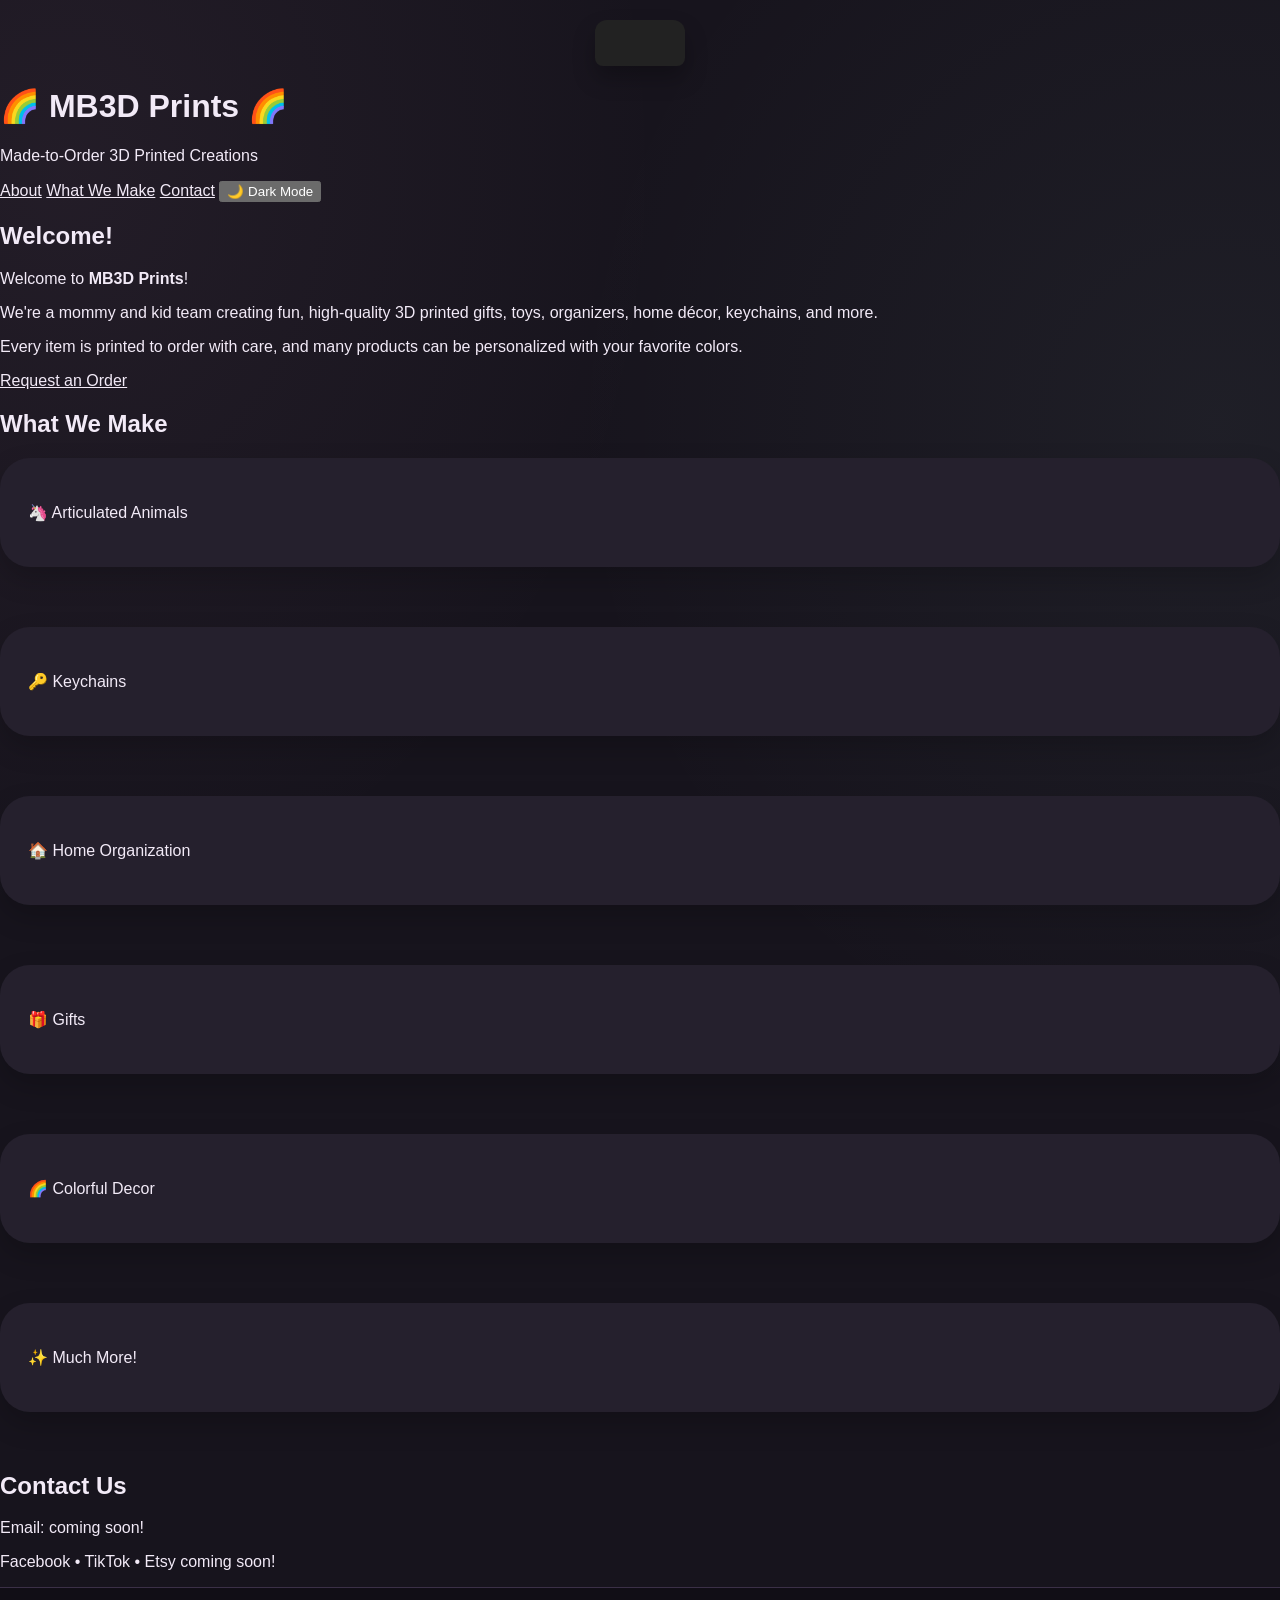
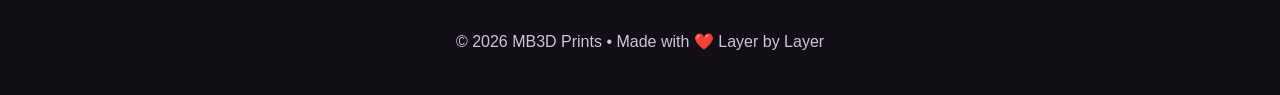
<file: Index.html>
<!DOCTYPE html>
<html lang="en">
<head>
    <meta charset="UTF-8">
    <meta name="viewport" content="width=device-width, initial-scale=1.0">
    <title>MB3D Prints</title>
    <link rel="stylesheet" href="style.css">
</head>

<body>

<header>
    <div class="filament-line"></div>

    <div class="printer">
        <div class="printer-head"></div>
        <div class="printer-nozzle"></div>
    </div>

    <h1>🌈 MB3D Prints 🌈</h1>
    <p>Made-to-Order 3D Printed Creations</p>
</header>

<nav>
    <a href="#about">About</a>
    <a href="#gallery">What We Make</a>
    <a href="#contact">Contact</a>
    <button id="themeButton">🌙 Dark Mode</button>
</nav>

<section id="about">
    <h2>Welcome!</h2>

    <p>
        Welcome to <strong>MB3D Prints</strong>!
    </p>

    <p>
        We're a mommy and kid team creating fun, high-quality 3D printed gifts,
        toys, organizers, home décor, keychains, and more.
    </p>

    <p>
        Every item is printed to order with care, and many products can be
        personalized with your favorite colors.
    </p>

    <a class="button" href="#contact">Request an Order</a>
</section>

<section id="gallery">
    <h2>What We Make</h2>

    <div class="cards">
        <div class="card">🦄 Articulated Animals</div>
        <div class="card">🔑 Keychains</div>
        <div class="card">🏠 Home Organization</div>
        <div class="card">🎁 Gifts</div>
        <div class="card">🌈 Colorful Decor</div>
        <div class="card">✨ Much More!</div>
    </div>
</section>

<section id="contact">
    <h2>Contact Us</h2>

    <p>Email: coming soon!</p>
    <p>Facebook • TikTok • Etsy coming soon!</p>
</section>

<footer>
    <p>© 2026 MB3D Prints • Made with ❤️ Layer by Layer</p>
</footer>

<script src="script.js"></script>
</body>
</html>
</file>
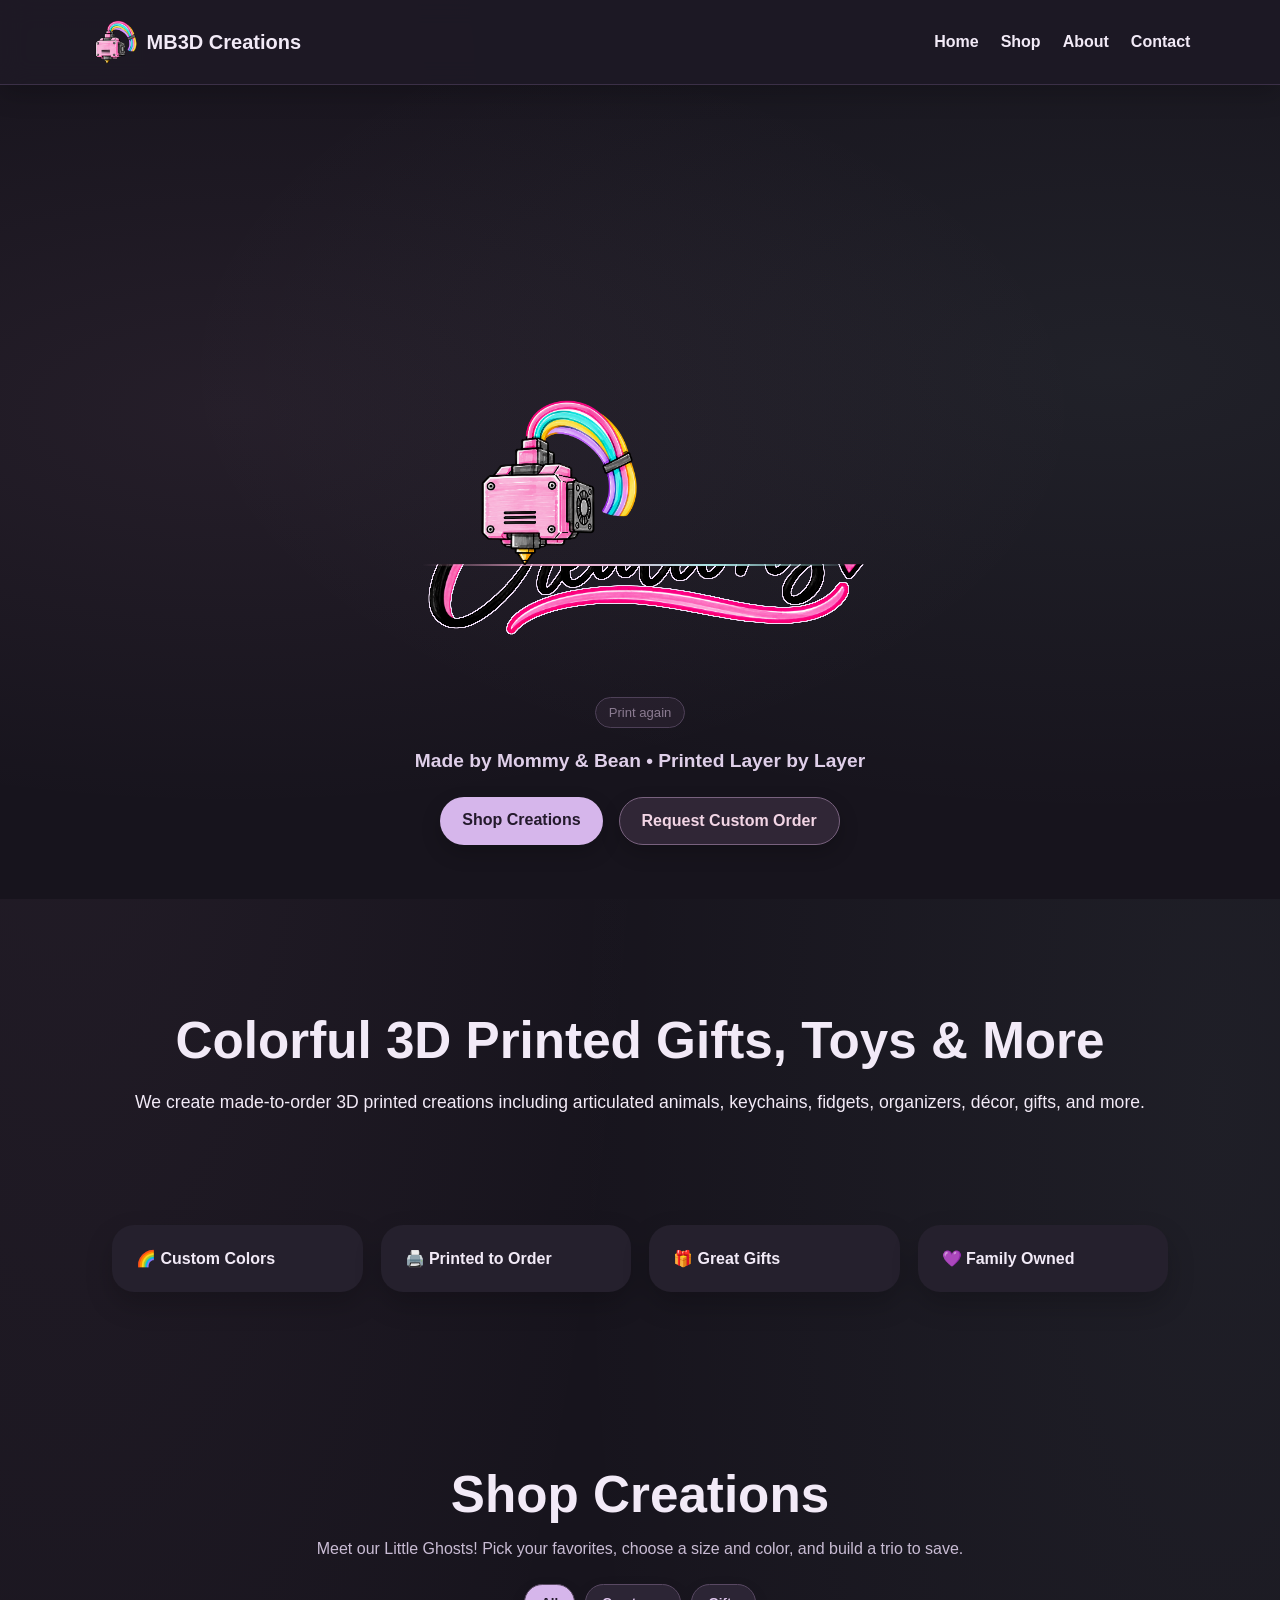
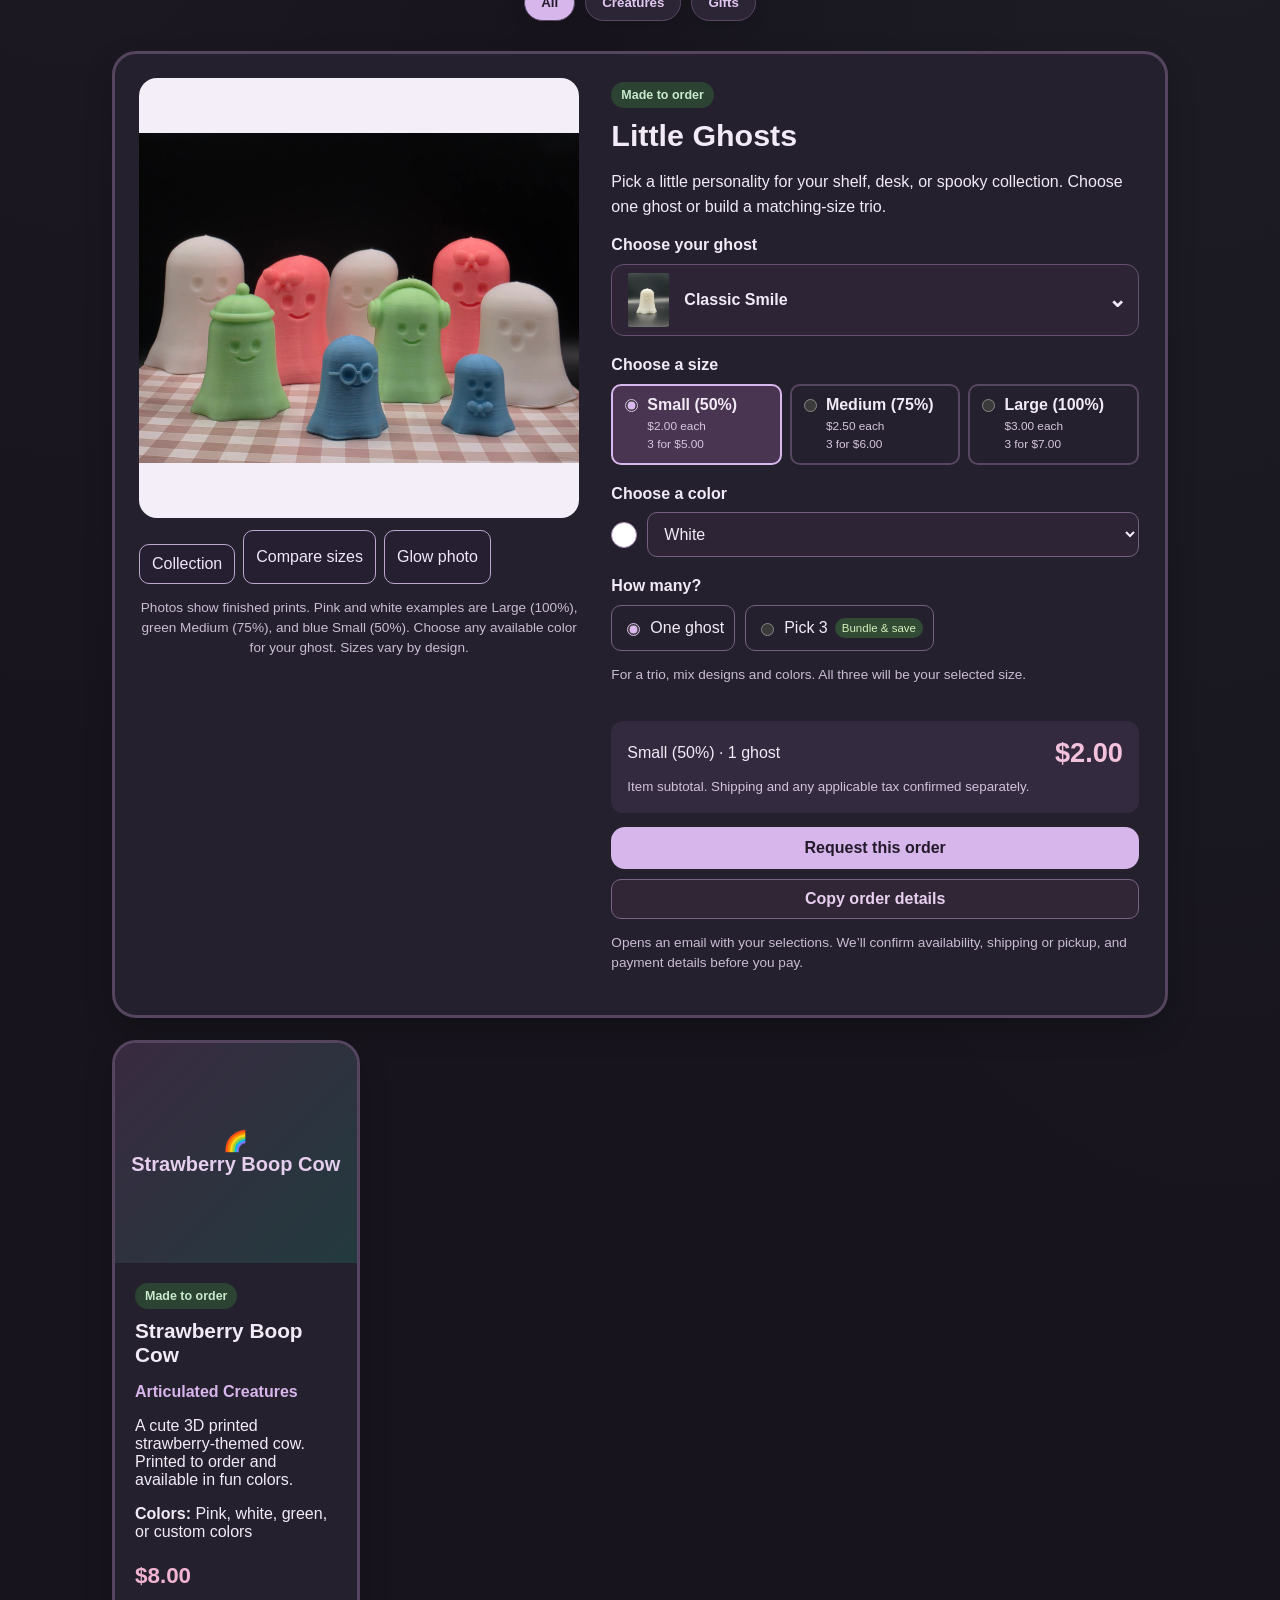
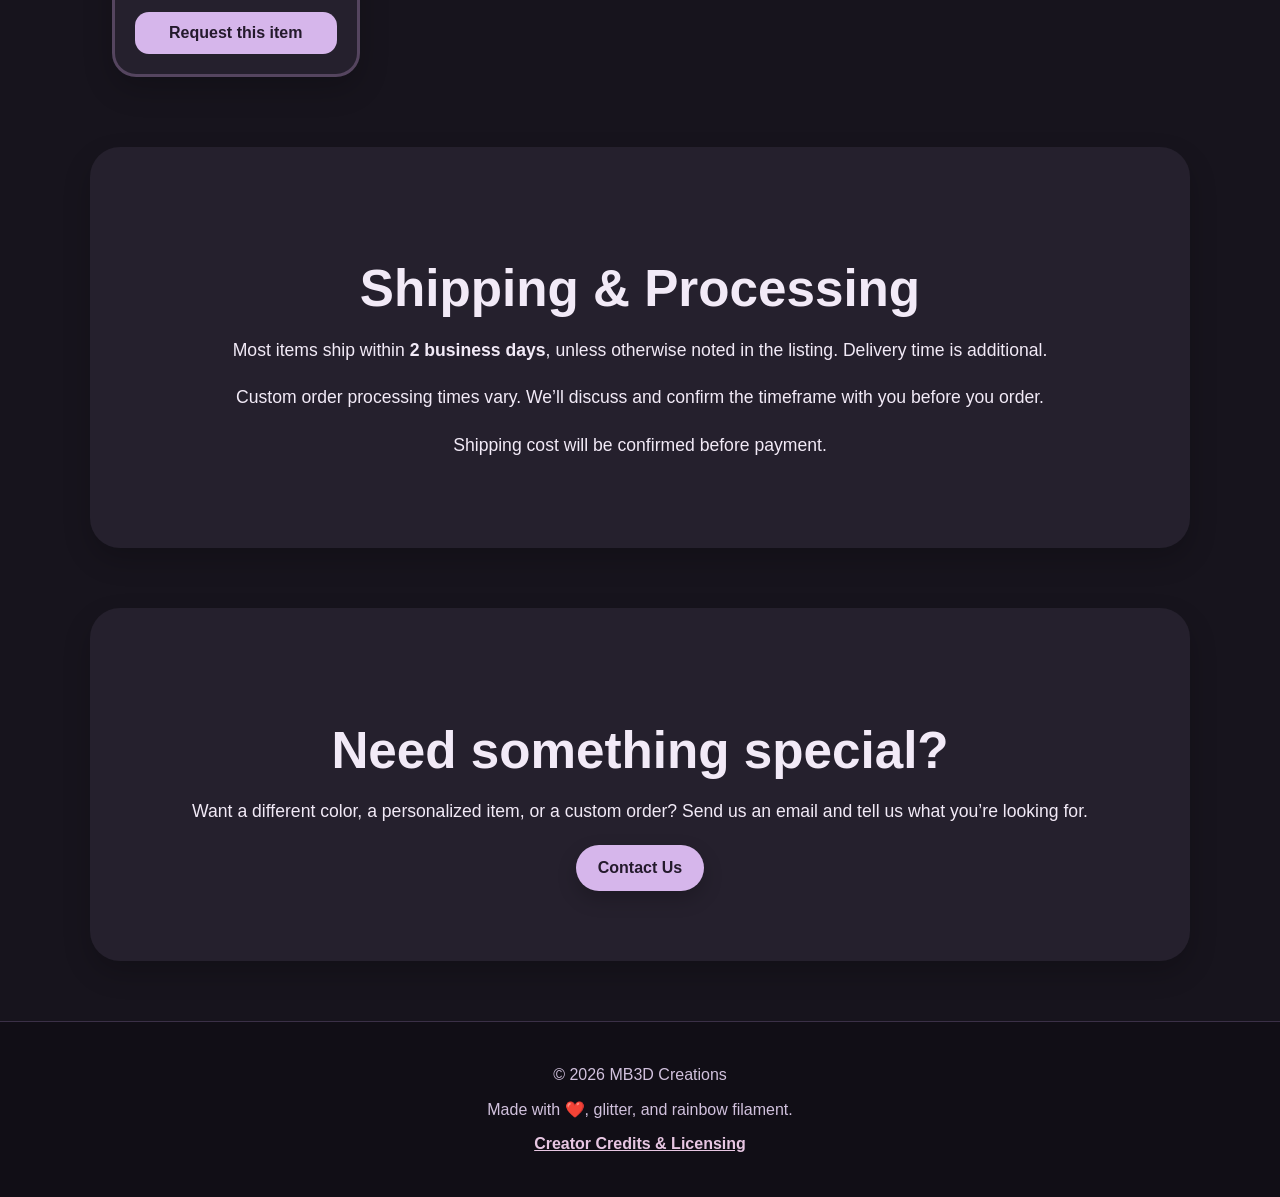
<file: index.html>
<!DOCTYPE html>
<html lang="en">
<head>
    <meta charset="UTF-8">
    <meta name="viewport" content="width=device-width, initial-scale=1.0">
    <title>MB3D Creations</title>
    <link rel="stylesheet" href="style.css?v=ghost-photos-20261015">
</head>
<body>

<div class="glitter"></div>

<nav class="navbar">
    <a href="index.html" class="logo logo-brand"><img src="assets/mb3d-printhead.webp" alt="" width="48" height="48"> <span>MB3D Creations</span></a>

    <button class="menu-toggle" id="menuToggle">☰</button>

    <div class="nav-links" id="navLinks">
        <a href="index.html">Home</a>
        <a href="#shop">Shop</a>
        <a href="about.html">About</a>
        <a href="contact.html">Contact</a>
    </div>
</nav>

<header class="hero">
    <svg class="brand-filter-defs" width="0" height="0" aria-hidden="true" focusable="false">
        <defs><filter id="brand-clean-edges" color-interpolation-filters="sRGB">
            <feComponentTransfer result="logo-ink"><feFuncA type="linear" slope="4" intercept="-2"/></feComponentTransfer>
            <feMorphology in="logo-ink" operator="dilate" radius="1.25" result="logo-edge"/>
            <feFlood flood-color="#eeddf6" result="pastel-edge"/>
            <feComposite in="pastel-edge" in2="logo-edge" operator="in" result="outlined"/>
            <feMerge><feMergeNode in="outlined"/><feMergeNode in="logo-ink"/></feMerge>
        </filter></defs>
    </svg>
    <h1 class="brand-heading">MB3D Creations</h1>
    <div class="brand-printer" data-logo-printer>
        <div class="brand-print-stage">
            <div class="brand-wordmark-window">
                <img class="brand-logo-image" src="assets/mb3d-wordmark.webp" alt="MB3D Creations" width="1536" height="1024" fetchpriority="high">
                <div class="brand-layer-line" aria-hidden="true"></div>
                <div class="brand-moving-nozzle" aria-hidden="true">
                    <img class="brand-actual-printhead" src="assets/mb3d-printhead.webp" alt="" width="1024" height="1024" fetchpriority="high">
                </div>
            </div>
        </div>
        <button class="brand-print-replay" type="button" hidden>Print again</button>
    </div>
    <p class="hero-subtitle">Made by Mommy & Bean • Printed Layer by Layer</p>

    <div class="hero-buttons">
        <a href="#shop" class="btn primary">Shop Creations</a>
        <a href="contact.html" class="btn secondary">Request Custom Order</a>
    </div>
</header>

<main>

<section class="welcome">
    <h2>Colorful 3D Printed Gifts, Toys & More</h2>
    <p>
        We create made-to-order 3D printed creations including articulated animals,
        keychains, fidgets, organizers, décor, gifts, and more.
    </p>
</section>

<section class="quick-cards">
    <div class="quick-card">🌈 Custom Colors</div>
    <div class="quick-card">🖨️ Printed to Order</div>
    <div class="quick-card">🎁 Great Gifts</div>
    <div class="quick-card">💜 Family Owned</div>
</section>

<section id="shop" class="shop-section">
    <h2>Shop Creations</h2>
    <p class="section-note">
        Meet our Little Ghosts! Pick your favorites, choose a size and color, and build a trio to save.
    </p>

    <div class="filter-buttons">
        <button class="filter-btn active" data-category="All">All</button>
        <button class="filter-btn" data-category="Articulated Creatures">Creatures</button>
        <button class="filter-btn" data-category="Keychains">Keychains</button>
        <button class="filter-btn" data-category="Home Organization">Home</button>
        <button class="filter-btn" data-category="Gifts">Gifts</button>
    </div>

    <div class="product-grid" id="productGrid"></div>
</section>

<section class="custom-section" id="shipping">
    <h2>Shipping &amp; Processing</h2>
    <p>Most items ship within <strong>2 business days</strong>, unless otherwise noted in the listing. Delivery time is additional.</p>
    <p>Custom order processing times vary. We’ll discuss and confirm the timeframe with you before you order.</p>
    <p>Shipping cost will be confirmed before payment.</p>
</section>

<section class="custom-section">
    <h2>Need something special?</h2>
    <p>
        Want a different color, a personalized item, or a custom order?
        Send us an email and tell us what you’re looking for.
    </p>
    <a href="contact.html" class="btn primary">Contact Us</a>
</section>

</main>

<footer>
    <p>© 2026 MB3D Creations</p>
    <p>Made with ❤️, glitter, and rainbow filament.</p>
    <p><a href="about.html#credits">Creator Credits & Licensing</a></p>
</footer>

<script src="products.js?v=ghost-photos-20261015"></script>
<script src="ghosts.js?v=ghost-photos-20261015"></script>
<script src="script.js?v=ghost-photos-20261015"></script>
<script src="brand-printer.js?v=brand-printhead-20261015"></script>
</body>
</html>
</file>
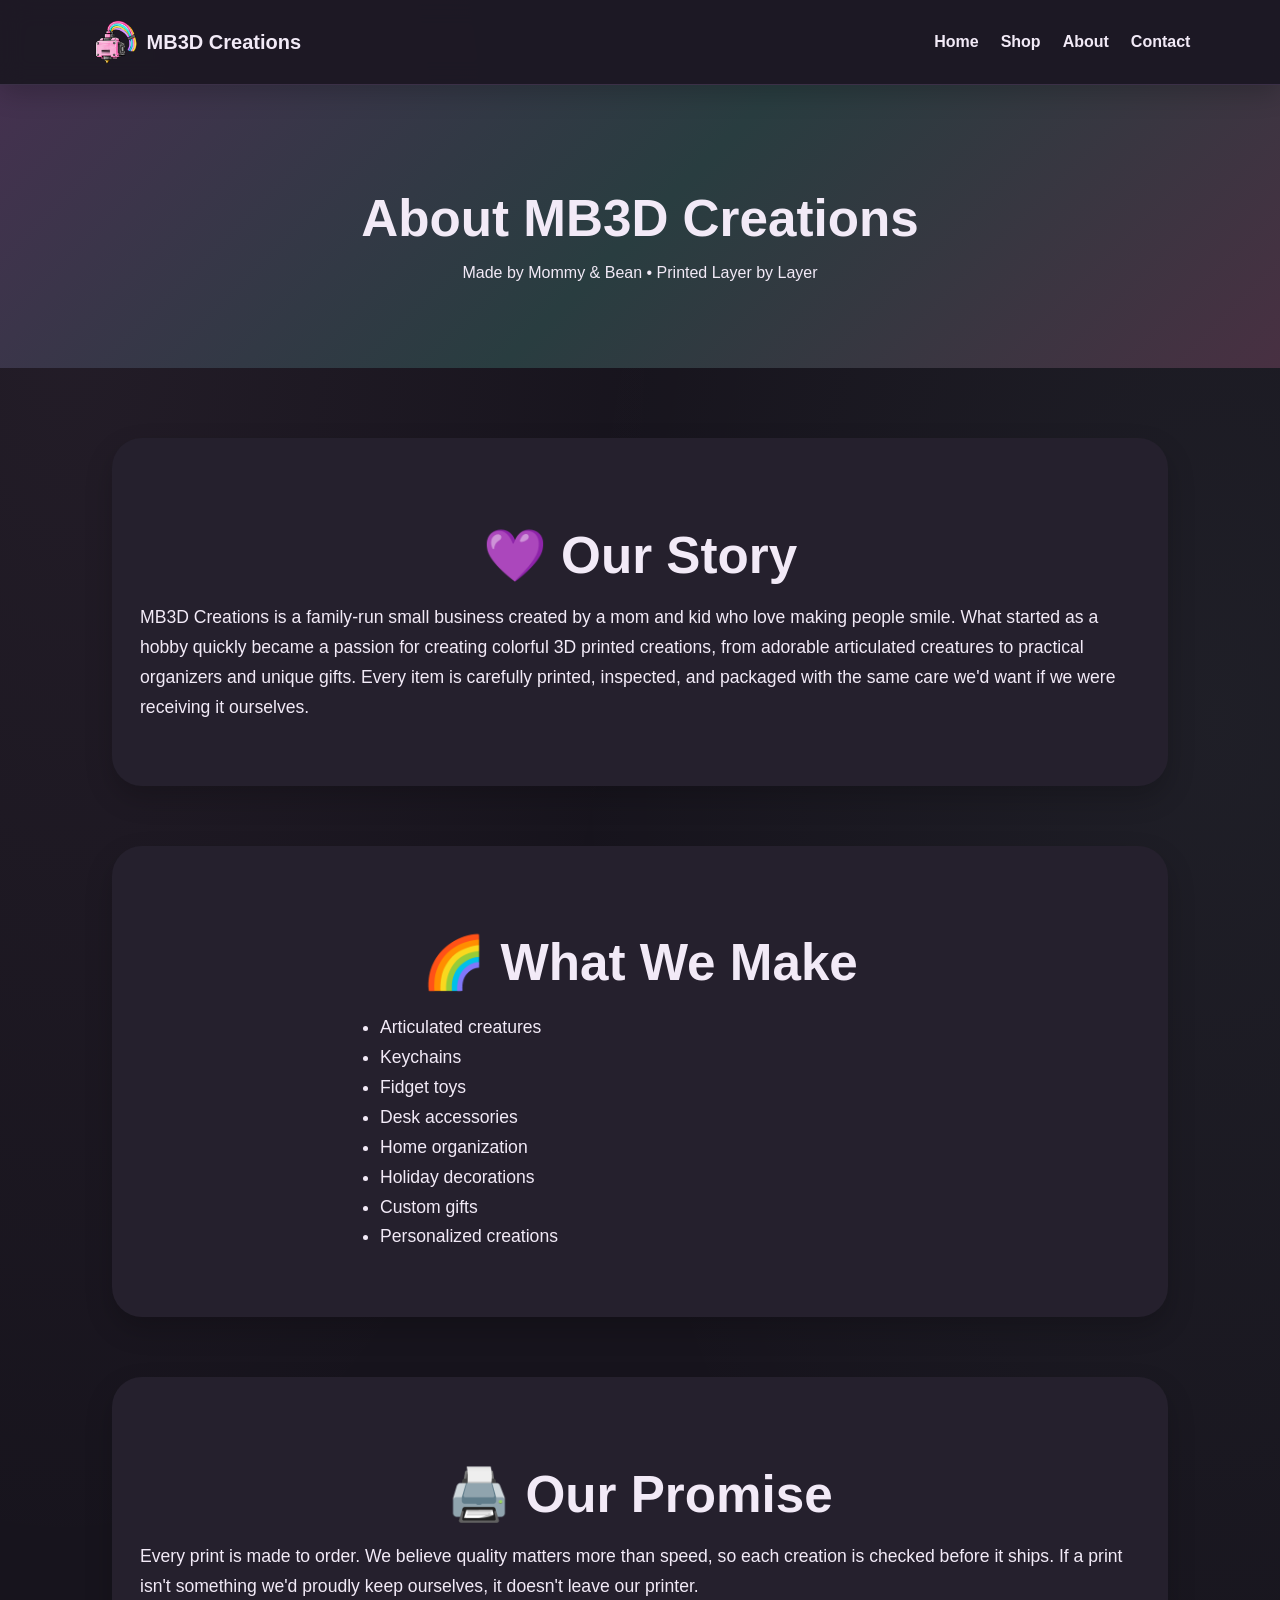
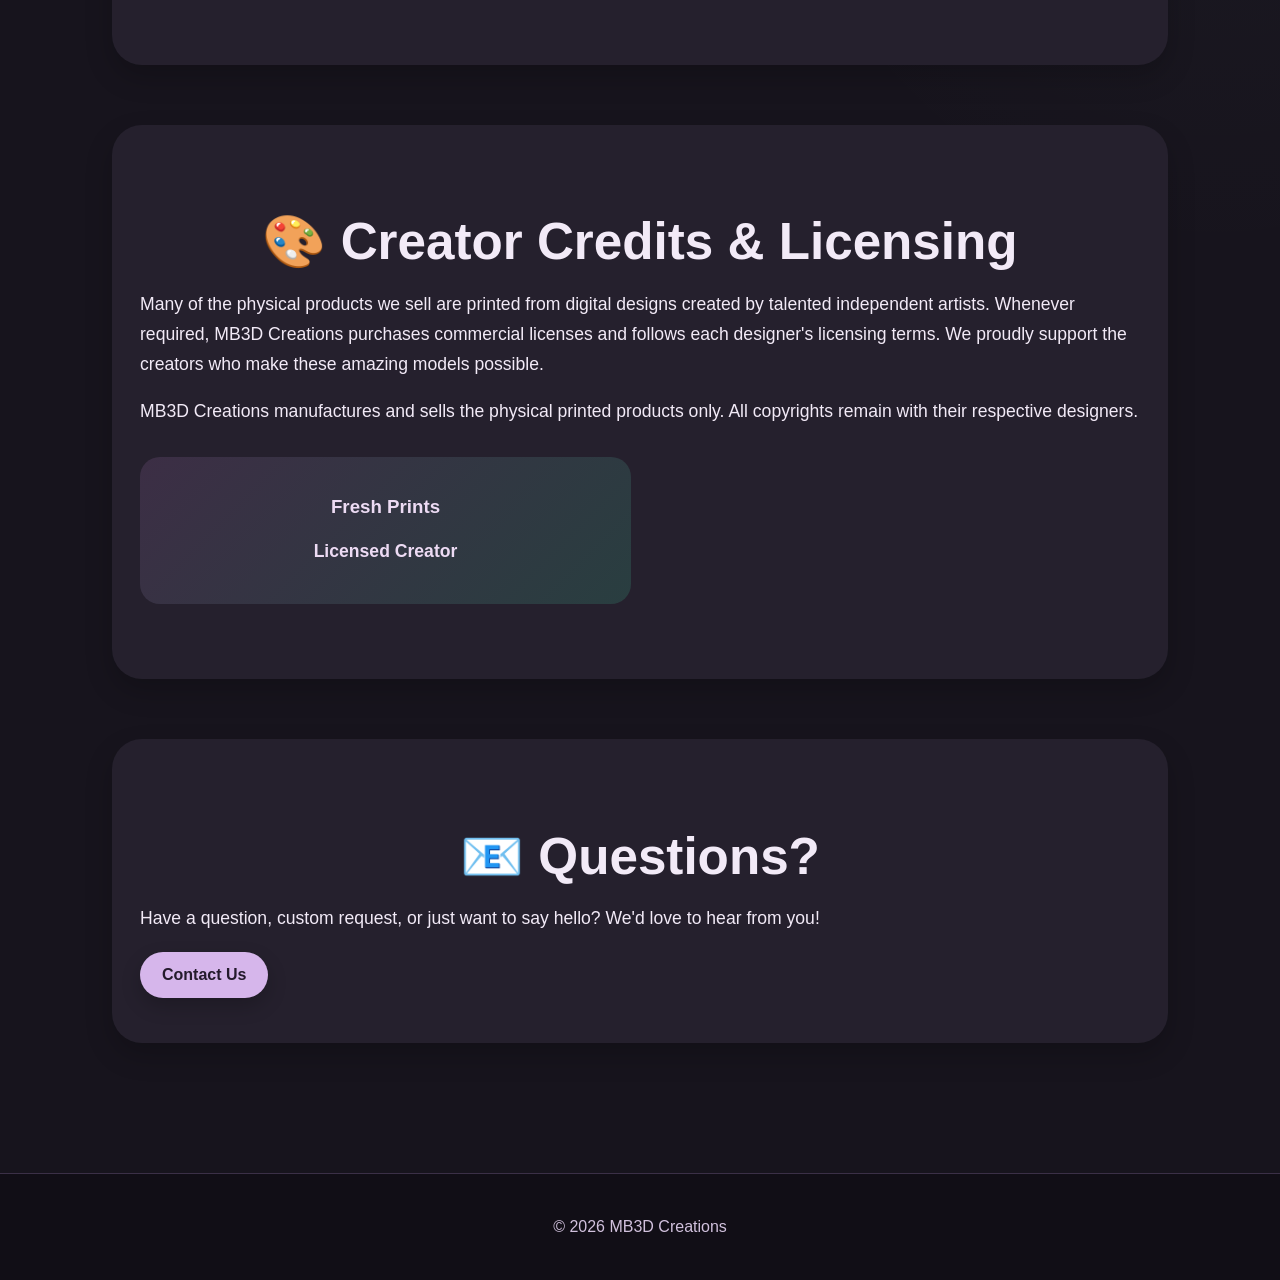
<file: about.html>
<!DOCTYPE html>
<html lang="en">
<head>
<meta charset="UTF-8">
<meta name="viewport" content="width=device-width, initial-scale=1.0">
<title>About | MB3D Creations</title>

<link rel="stylesheet" href="style.css?v=dark-pastel-20261015">
</head>

<body>

<nav class="navbar">

<a class="logo logo-brand" href="index.html">
<img src="assets/mb3d-printhead.webp" alt="" width="48" height="48"><span>MB3D Creations</span>
</a>

<div class="nav-links">
<a href="index.html">Home</a>
<a href="index.html#shop">Shop</a>
<a href="about.html">About</a>
<a href="contact.html">Contact</a>
</div>

</nav>

<header class="page-header">

<h1>About MB3D Creations</h1>

<p>
Made by Mommy & Bean • Printed Layer by Layer
</p>

</header>

<main class="page-main">

<section class="card">

<h2>💜 Our Story</h2>

<p>

MB3D Creations is a family-run small business created by a mom and kid who love making people smile.

What started as a hobby quickly became a passion for creating colorful 3D printed creations, from adorable articulated creatures to practical organizers and unique gifts.

Every item is carefully printed, inspected, and packaged with the same care we'd want if we were receiving it ourselves.

</p>

</section>

<section class="card">

<h2>🌈 What We Make</h2>

<ul>

<li>Articulated creatures</li>

<li>Keychains</li>

<li>Fidget toys</li>

<li>Desk accessories</li>

<li>Home organization</li>

<li>Holiday decorations</li>

<li>Custom gifts</li>

<li>Personalized creations</li>

</ul>

</section>

<section class="card">

<h2>🖨️ Our Promise</h2>

<p>

Every print is made to order.

We believe quality matters more than speed, so each creation is checked before it ships.

If a print isn't something we'd proudly keep ourselves, it doesn't leave our printer.

</p>

</section>

<section class="card" id="credits">

<h2>🎨 Creator Credits & Licensing</h2>

<p>

Many of the physical products we sell are printed from digital designs created by talented independent artists.

Whenever required, MB3D Creations purchases commercial licenses and follows each designer's licensing terms.

We proudly support the creators who make these amazing models possible.

</p>

<p>

MB3D Creations manufactures and sells the physical printed products only.

All copyrights remain with their respective designers.

</p>

<div class="creator-list">

<div class="creator-card">

<h3>Fresh Prints</h3>

<p>Licensed Creator</p>

</div>



</div>

</section>

<section class="card">

<h2>📧 Questions?</h2>

<p>

Have a question, custom request, or just want to say hello?

We'd love to hear from you!

</p>

<a class="btn primary" href="contact.html">

Contact Us

</a>

</section>

</main>

<footer>

<p>

© 2026 MB3D Creations

</p>

</footer>

<script src="script.js?v=ghosts-20261015-clean"></script>

</body>
</html>
</file>
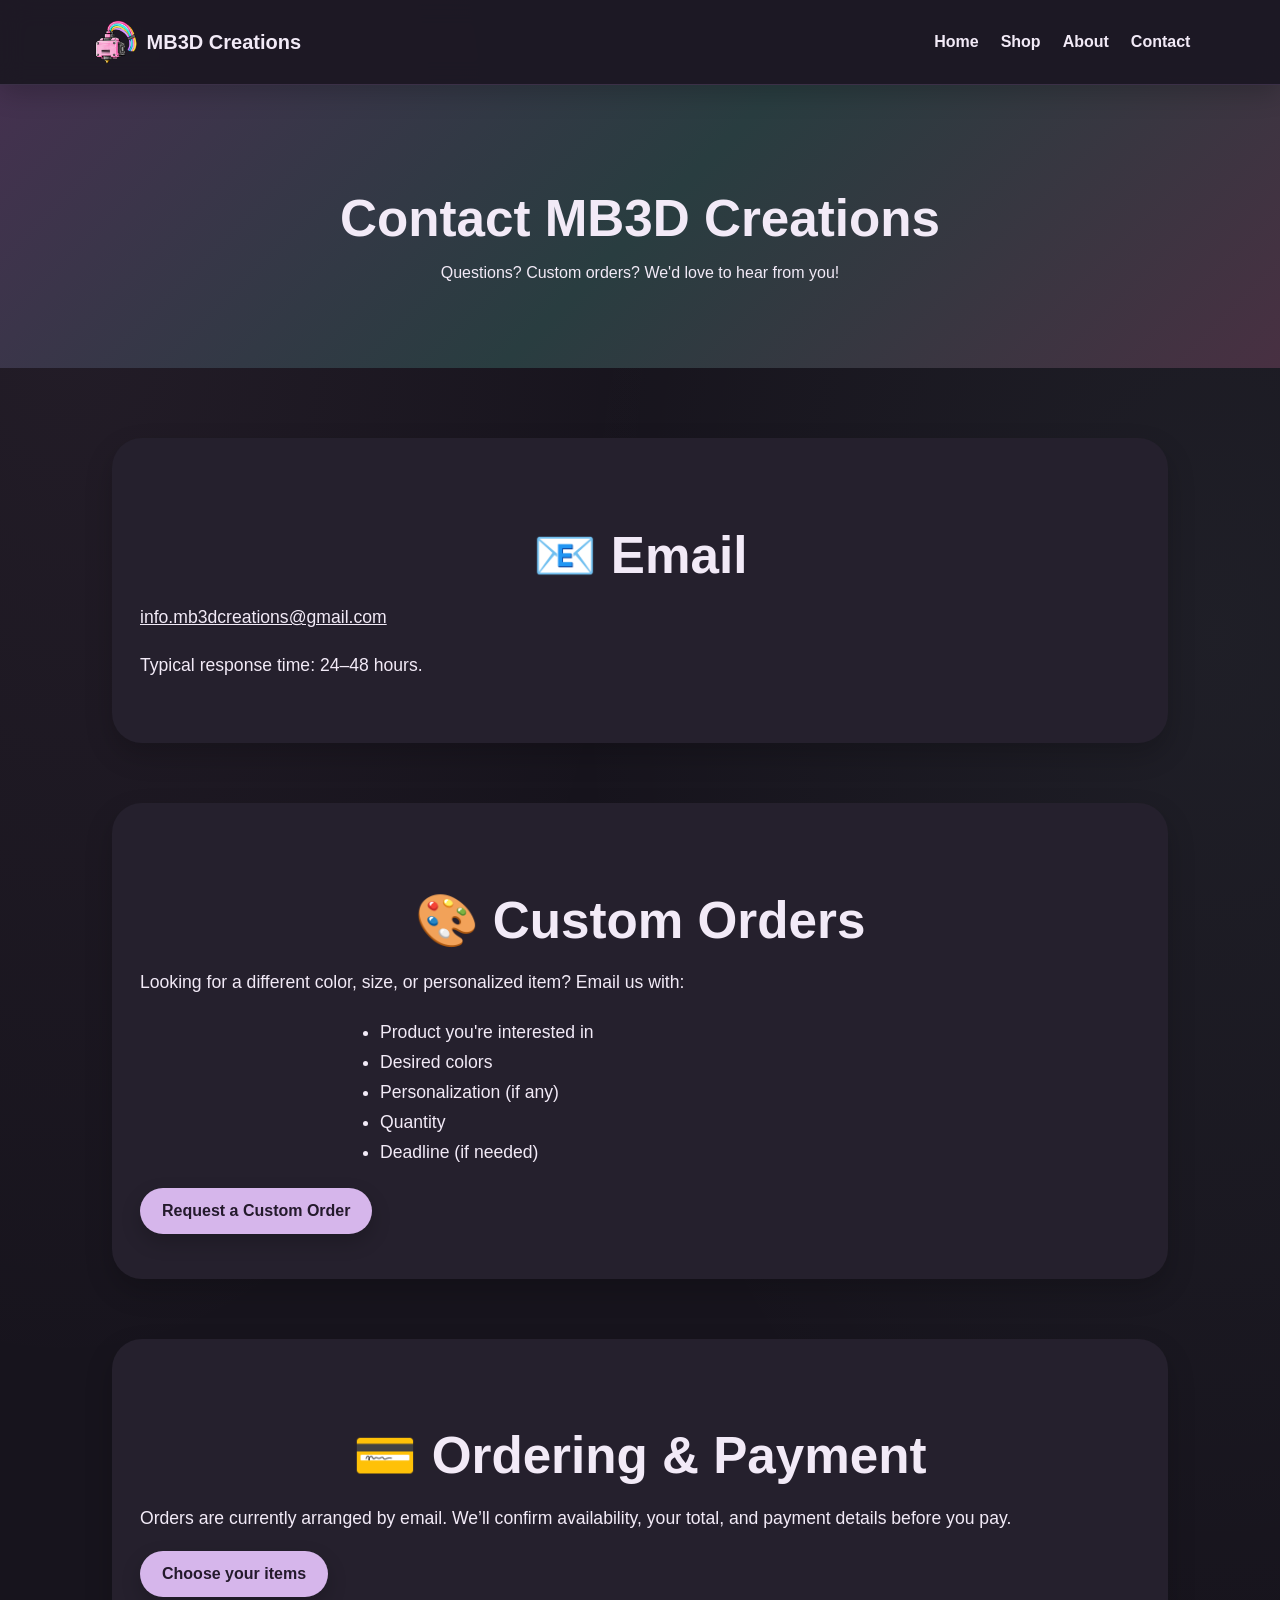
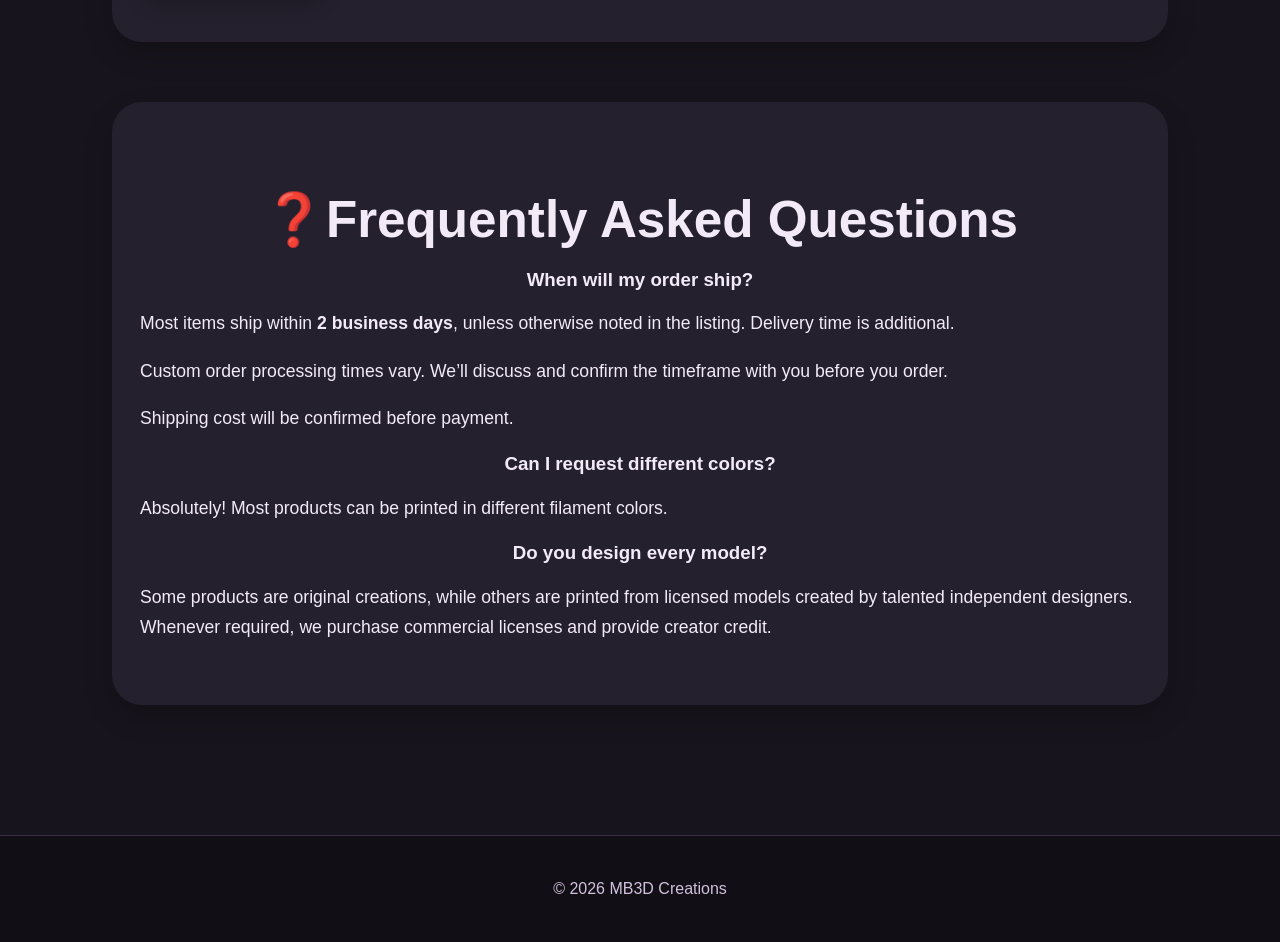
<file: contact.html>
<!DOCTYPE html>
<html lang="en">
<head>
<meta charset="UTF-8">
<meta name="viewport" content="width=device-width, initial-scale=1.0">

<title>Contact | MB3D Creations</title>

<link rel="stylesheet" href="style.css?v=dark-pastel-20261015">

</head>

<body>

<nav class="navbar">

<a href="index.html" class="logo logo-brand">
<img src="assets/mb3d-printhead.webp" alt="" width="48" height="48"><span>MB3D Creations</span>
</a>

<div class="nav-links">
<a href="index.html">Home</a>
<a href="index.html#shop">Shop</a>
<a href="about.html">About</a>
<a href="contact.html">Contact</a>
</div>

</nav>

<header class="page-header">

<h1>Contact MB3D Creations</h1>

<p>
Questions? Custom orders? We'd love to hear from you!
</p>

</header>

<main class="page-main">

<section class="card">

<h2>📧 Email</h2>

<p>

<a href="mailto:info.mb3dcreations@gmail.com">
info.mb3dcreations@gmail.com
</a>

</p>

<p>
Typical response time: 24–48 hours.
</p>

</section>

<section class="card">

<h2>🎨 Custom Orders</h2>

<p>

Looking for a different color, size, or personalized item?

Email us with:

</p>

<ul>

<li>Product you're interested in</li>

<li>Desired colors</li>

<li>Personalization (if any)</li>

<li>Quantity</li>

<li>Deadline (if needed)</li>

</ul>

<a class="btn primary"
href="mailto:info.mb3dcreations@gmail.com?subject=Custom%20Order">

Request a Custom Order

</a>

</section>

<section class="card">

<h2>💳 Ordering &amp; Payment</h2>
<p>Orders are currently arranged by email. We’ll confirm availability, your total, and payment details before you pay.</p>
<a class="btn primary" href="index.html#shop">Choose your items</a>

</section>



<section class="card">

<h2>❓Frequently Asked Questions</h2>

<h3>When will my order ship?</h3>
<p>Most items ship within <strong>2 business days</strong>, unless otherwise noted in the listing. Delivery time is additional.</p>
    <p>Custom order processing times vary. We’ll discuss and confirm the timeframe with you before you order.</p>
    <p>Shipping cost will be confirmed before payment.</p>

<h3>Can I request different colors?</h3>

<p>
Absolutely! Most products can be printed in different filament colors.
</p>

<h3>Do you design every model?</h3>

<p>
Some products are original creations, while others are printed from licensed models created by talented independent designers.
Whenever required, we purchase commercial licenses and provide creator credit.
</p>

</section>

</main>

<footer>

<p>

© 2026 MB3D Creations

</p>

</footer>

<script src="script.js?v=ghosts-20261015-clean"></script>

</body>
</html>
</file>
<file: style.css>
* {
    box-sizing: border-box;
}

html {
    scroll-behavior: smooth;
}

body {
    margin: 0;
    font-family: Arial, Helvetica, sans-serif;
    color: #25243a;
    background:
        radial-gradient(circle at 10% 10%, rgba(255, 89, 94, .25), transparent 28%),
        radial-gradient(circle at 90% 15%, rgba(25, 130, 196, .25), transparent 28%),
        radial-gradient(circle at 20% 90%, rgba(255, 202, 58, .25), transparent 30%),
        radial-gradient(circle at 85% 85%, rgba(106, 76, 147, .22), transparent 30%),
        #fffaff;
    overflow-x: hidden;
}

a {
    color: inherit;
}

.navbar {
    position: sticky;
    top: 0;
    z-index: 20;
    display: flex;
    justify-content: space-between;
    align-items: center;
    padding: 18px 7%;
    background: rgba(255, 255, 255, .86);
    backdrop-filter: blur(12px);
    box-shadow: 0 8px 25px rgba(0,0,0,.08);
}

.logo {
    font-size: 1.25rem;
    font-weight: 900;
    text-decoration: none;
}

.nav-links {
    display: flex;
    gap: 22px;
}

.nav-links a {
    text-decoration: none;
    font-weight: 800;
    transition: .3s;
}

.nav-links a:hover {
    color: #ff4fa3;
}

.menu-toggle {
    display: none;
    border: none;
    background: linear-gradient(135deg, #ff595e, #6a4c93);
    color: white;
    border-radius: 12px;
    padding: 8px 12px;
    font-size: 1.3rem;
}

.glitter {
    pointer-events: none;
    position: fixed;
    inset: 0;
    z-index: 1;
    overflow: hidden;
}

.sparkle {
    position: absolute;
    top: -20px;
    width: 7px;
    height: 7px;
    background: white;
    border-radius: 50%;
    box-shadow:
        0 0 8px #fff,
        0 0 14px #ffca3a,
        0 0 22px #ff69b4;
    opacity: .85;
    animation: sparkleFall linear infinite;
}

@keyframes sparkleFall {
    0% {
        transform: translateY(-20px) scale(.6) rotate(0deg);
        opacity: 0;
    }

    15% {
        opacity: .95;
    }

    100% {
        transform: translateY(110vh) scale(1.2) rotate(360deg);
        opacity: 0;
    }
}

.hero {
    position: relative;
    min-height: 92vh;
    text-align: center;
    overflow: hidden;
    padding: 80px 20px 70px;
    background: linear-gradient(
        120deg,
        #ff595e,
        #ffca3a,
        #8ac926,
        #1982c4,
        #6a4c93,
        #ff4fa3
    );
    background-size: 500% 500%;
    animation: rainbowBackground 12s ease infinite;
}

@keyframes rainbowBackground {
    0% {
        background-position: 0% 50%;
    }

    50% {
        background-position: 100% 50%;
    }

    100% {
        background-position: 0% 50%;
    }
}

.printer-animation {
    max-width: 750px;
    margin: 0 auto 30px;
}

.rainbow-filament {
    height: 12px;
    border-radius: 999px;
    background: linear-gradient(
        90deg,
        #ff595e,
        #ffca3a,
        #8ac926,
        #1982c4,
        #6a4c93,
        #ff595e
    );
    background-size: 300% 100%;
    animation: filamentFlow 3s linear infinite;
    box-shadow: 0 0 25px rgba(255,255,255,.7);
}

@keyframes filamentFlow {
    from {
        background-position: 0% 50%;
    }

    to {
        background-position: 300% 50%;
    }
}

.printer-head {
    width: 90px;
    height: 46px;
    background: #222;
    border-radius: 12px 12px 8px 8px;
    margin: 20px auto 0;
    position: relative;
    animation: printHeadMove 4s ease-in-out infinite;
    box-shadow: 0 12px 22px rgba(0,0,0,.25);
}

.nozzle {
    position: absolute;
    left: 50%;
    top: 42px;
    transform: translateX(-50%);
    width: 0;
    height: 0;
    border-left: 15px solid transparent;
    border-right: 15px solid transparent;
    border-top: 30px solid #222;
}

@keyframes printHeadMove {
    0% {
        transform: translateX(-145px);
    }

    50% {
        transform: translateX(145px);
    }

    100% {
        transform: translateX(-145px);
    }
}

.hero-title {
    margin: 65px auto 10px;
    font-size: clamp(2.7rem, 8vw, 6.5rem);
    color: white;
    text-shadow:
        4px 4px 0 rgba(0,0,0,.22),
        0 0 25px rgba(255,255,255,.9);
    animation: logoPrint 2.5s ease forwards, logoGlow 2s ease-in-out infinite alternate;
}

@keyframes logoPrint {
    from {
        clip-path: inset(0 100% 0 0);
        opacity: .2;
    }

    to {
        clip-path: inset(0 0 0 0);
        opacity: 1;
    }
}

@keyframes logoGlow {
    from {
        filter: drop-shadow(0 0 4px white);
    }

    to {
        filter: drop-shadow(0 0 18px white);
    }
}

.hero-subtitle {
    color: white;
    font-size: 1.2rem;
    font-weight: 800;
}

/* The logo's own pink printer head prints only the wordmark beneath it. */
.logo-brand { display: flex; align-items: center; gap: 9px; }
.logo-brand img { width: 48px; height: 48px; object-fit: contain; }
.hero {
    min-height: auto;
    padding: 42px 20px 54px;
    background: radial-gradient(ellipse at 15% 30%, #fbe5f0, transparent 58%),
        radial-gradient(ellipse at 90% 40%, #e4f6f6, transparent 60%), #f6f0fa;
    animation: none;
}
.brand-heading { position: absolute; width: 1px; height: 1px; overflow: hidden; clip: rect(0, 0, 0, 0); white-space: nowrap; }
.brand-printer { width: min(100%, 520px); margin: 0 auto; }
.brand-print-stage { position: relative; isolation: isolate; padding: clamp(135px, 30vw, 210px) 12px 12px; }
.brand-wordmark-window { position: relative; aspect-ratio: 1.5; }
.brand-logo-image { width: 100%; height: 100%; object-fit: contain; display: block; filter: url(#brand-clean-edges); }
.brand-filter-defs { position: absolute; pointer-events: none; }
.brand-moving-nozzle { display: block; position: absolute; top: var(--print-y, 0%); left: var(--nozzle-x, 50%); width: 37%; transform: translate(-35.5%, -95.4%); z-index: 3; pointer-events: none; }
.brand-actual-printhead { width: 100%; height: auto; display: block; }
.brand-layer-line { display: none; position: absolute; left: 6%; right: 6%; height: 2px; top: var(--print-y, 0%); background: linear-gradient(90deg, transparent, #f1a8cd, #a8e4e3, transparent); z-index: 2; pointer-events: none; }
.is-printing .brand-layer-line { display: block; }
.brand-print-replay { margin-top: 17px; padding: 7px 13px; border: 1px solid #d5c5e1; border-radius: 20px; background: #ffffffb8; color: #614476; font: inherit; font-size: .82rem; cursor: pointer; }
.brand-print-replay:disabled { opacity: .55; cursor: default; }
.brand-print-replay:focus-visible { outline: 3px solid #795599; outline-offset: 3px; }
.hero .hero-subtitle { color: #5d496d; font-weight: 700; margin-top: 22px; }
.hero .primary { background: #6a4c93; color: white; }
.hero .secondary { background: white; color: #6a4c93; border: 1px solid #d3c3e1; }
@media (prefers-reduced-motion: reduce) {
    .brand-logo-image { clip-path: none !important; }
    .brand-moving-nozzle { top: 0% !important; left: 50% !important; }
    .brand-layer-line, .brand-print-replay { display: none !important; }
}

.hero-buttons {
    margin-top: 25px;
    display: flex;
    justify-content: center;
    gap: 16px;
    flex-wrap: wrap;
}

.btn {
    display: inline-block;
    padding: 14px 22px;
    border-radius: 999px;
    text-decoration: none;
    font-weight: 900;
    transition: .3s;
    box-shadow: 0 8px 20px rgba(0,0,0,.16);
}

.primary {
    background: white;
    color: #6a4c93;
}

.secondary {
    background: rgba(255,255,255,.22);
    color: white;
    border: 2px solid white;
}

.btn:hover {
    transform: translateY(-4px) scale(1.03);
}

main {
    position: relative;
    z-index: 2;
}

.welcome,
.shop-section,
.custom-section,
.page-main {
    max-width: 1100px;
    margin: auto;
    padding: 70px 22px;
    text-align: center;
}

.welcome h2,
.shop-section h2,
.custom-section h2,
.page-header h1,
.card h2 {
    font-size: clamp(2rem, 5vw, 3.2rem);
    margin-bottom: 16px;
}

.welcome p,
.custom-section p,
.card p,
.card li {
    font-size: 1.1rem;
    line-height: 1.7;
}

.quick-cards {
    max-width: 1100px;
    margin: auto;
    display: grid;
    grid-template-columns: repeat(4, 1fr);
    gap: 18px;
    padding: 20px 22px 60px;
}

.quick-card {
    background: rgba(255,255,255,.88);
    border-radius: 22px;
    padding: 24px;
    font-weight: 900;
    box-shadow: 0 10px 25px rgba(0,0,0,.10);
    animation: floatCard 4s ease-in-out infinite;
}

.quick-card:nth-child(2) {
    animation-delay: .4s;
}

.quick-card:nth-child(3) {
    animation-delay: .8s;
}

.quick-card:nth-child(4) {
    animation-delay: 1.2s;
}

@keyframes floatCard {
    0%, 100% {
        transform: translateY(0);
    }

    50% {
        transform: translateY(-8px);
    }
}

.section-note {
    color: #5c5870;
    margin-bottom: 26px;
}

.filter-buttons {
    display: flex;
    justify-content: center;
    gap: 10px;
    flex-wrap: wrap;
    margin-bottom: 30px;
}

.filter-btn {
    border: none;
    border-radius: 999px;
    padding: 10px 16px;
    font-weight: 900;
    cursor: pointer;
    background: white;
    color: #6a4c93;
    box-shadow: 0 6px 16px rgba(0,0,0,.10);
}

.filter-btn.active,
.filter-btn:hover {
    background: linear-gradient(135deg, #ff595e, #6a4c93);
    color: white;
}

.product-grid {
    display: grid;
    grid-template-columns: repeat(4, 1fr);
    gap: 22px;
}

.product-card {
    background: white;
    border-radius: 24px;
    overflow: hidden;
    box-shadow: 0 12px 30px rgba(0,0,0,.12);
    transition: .3s;
    border: 3px solid transparent;
    background-image:
        linear-gradient(white, white),
        linear-gradient(135deg, #ff595e, #ffca3a, #8ac926, #1982c4, #6a4c93);
    background-origin: border-box;
    background-clip: content-box, border-box;
}

.product-card:hover {
    transform: translateY(-8px) rotate(-1deg);
}

.product-card img,
.placeholder-img {
    width: 100%;
    height: 220px;
    object-fit: cover;
}

.placeholder-img {
    display: flex;
    align-items: center;
    justify-content: center;
    background:
        linear-gradient(135deg, rgba(255,89,94,.22), rgba(255,202,58,.22), rgba(25,130,196,.22)),
        #fff;
    font-size: 1.25rem;
    font-weight: 900;
    color: #6a4c93;
    text-align: center;
}

.product-info {
    padding: 20px;
    text-align: left;
}

.product-info h3 {
    margin: 10px 0 4px;
    font-size: 1.3rem;
}

.category {
    color: #6a4c93;
    font-weight: 900;
}

.price {
    color: #ff4fa3;
    font-size: 1.4rem;
    font-weight: 900;
}

.badge {
    display: inline-block;
    padding: 6px 10px;
    border-radius: 999px;
    font-size: .78rem;
    font-weight: 900;
}

.available {
    background: #d9ffd6;
    color: #217a28;
}

.coming {
    background: #fff0bc;
    color: #8a6500;
}

.product-buttons {
    display: grid;
    gap: 10px;
    margin-top: 14px;
}

.buy-btn {
    width: 100%;
    border: none;
    border-radius: 14px;
    padding: 12px;
    font-weight: 900;
    text-align: center;
    text-decoration: none;
    cursor: pointer;
}

.square {
    background: #006aff;
    color: white;
}

.paypal {
    background: #ffc439;
    color: #222;
}

.disabled {
    background: #e8e8e8;
    color: #777;
    cursor: not-allowed;
}

/* One configurable Little Ghosts listing. */
.ghost-product {
    grid-column: 1 / -1;
    display: grid;
    grid-template-columns: minmax(0, 1fr) minmax(0, 1.15fr);
    align-items: start;
    border-color: #dfd1ed;
    background: #fff;
    background-clip: border-box;
    scroll-margin-top: 95px;
}
.ghost-product:hover { transform: none; }
.ghost-gallery { padding: 24px; min-width: 0; }
.ghost-gallery .ghost-main-image {
    display: block;
    height: auto;
    aspect-ratio: 1;
    width: 100%;
    object-fit: contain;
    border-radius: 18px;
    background: #f3eef8;
}
.ghost-show-collection, .ghost-copy {
    border: 1px solid #d4c6e2;
    border-radius: 10px;
    background: #fff;
    padding: 10px 14px;
    color: #564073;
    font: inherit;
    font-weight: 700;
    cursor: pointer;
}
.ghost-show-collection { margin-top: 14px; }
.ghost-image-note, .ghost-order-note, .ghost-hint {
    color: #61596b;
    font-size: .85rem;
    line-height: 1.5;
}
.ghost-info { padding: 28px 26px 28px 8px; min-width: 0; }
.ghost-info h3 { font-size: 1.9rem; }
.ghost-info > p { line-height: 1.6; }
.ghost-choice h4, .ghost-form legend {
    font-size: 1rem;
    font-weight: 800;
    margin: 0 0 10px;
    padding: 0;
}
.ghost-form fieldset { border: 0; padding: 0; margin: 20px 0; min-width: 0; }
.ghost-form .ghost-design-options { margin: 0; padding: 12px; }
.ghost-picker { border: 1px solid #d4c6e2; border-radius: 13px; background: #fcfaff; }
.ghost-picker summary {
    display: flex;
    align-items: center;
    gap: 12px;
    list-style: none;
    padding: 8px 12px;
    cursor: pointer;
    font-weight: 700;
}
.ghost-picker summary::-webkit-details-marker { display: none; }
.ghost-picker summary img { width: 48px; height: 54px; border-radius: 7px; object-fit: contain; }
.ghost-chevron { margin-left: auto; font-size: 1.4rem; }
.ghost-picker[open] .ghost-chevron { transform: rotate(180deg); }
.ghost-design-options {
    display: grid;
    grid-template-columns: repeat(3, minmax(0, 1fr));
    gap: 8px;
    max-height: 360px;
    overflow-y: auto;
    border-top: 1px solid #e7dfed !important;
}
.ghost-design-option { display: flex; flex-direction: column; align-items: center; gap: 6px; padding: 8px 4px; border: 2px solid #e7dfed; border-radius: 10px; background: #fff; cursor: pointer; text-align: center; font-size: .78rem; }
.ghost-design-option:has(input:checked), .ghost-size-option:has(input:checked) { border-color: #795599; background: #f1eaf8; }
.ghost-design-option:has(input:focus-visible), .ghost-size-option:has(input:focus-visible) { outline: 3px solid #405ca3; outline-offset: 2px; }
.ghost-design-option img { width: 70px; height: 78px; object-fit: contain; border-radius: 6px; }
.ghost-design-option input { margin: 0; accent-color: #795599; }
.ghost-size-options { display: grid; grid-template-columns: repeat(3, minmax(0, 1fr)); gap: 8px; }
.ghost-size-option { display: flex; align-items: flex-start; gap: 6px; border: 2px solid #e7dfed; border-radius: 10px; padding: 10px 7px; cursor: pointer; }
.ghost-size-option input, .ghost-pack-options input { accent-color: #795599; }
.ghost-size-option small { display: block; color: #61596b; font-size: .74rem; line-height: 1.5; margin-top: 4px; }
.ghost-color-label { display: block; font-weight: 800; margin: 18px 0 9px; }
.ghost-color-row { display: flex; align-items: center; gap: 10px; }
.ghost-color-row select { flex: 1; min-width: 0; font: inherit; padding: 12px; border: 1px solid #d4c6e2; border-radius: 10px; color: #25243a; background: white; }
.ghost-color-dot { flex: 0 0 26px; height: 26px; border: 1px solid #b9adc6; border-radius: 50%; }
.ghost-pack-options { display: flex; gap: 10px; flex-wrap: wrap; }
.ghost-pack-options label { display: flex; gap: 7px; align-items: center; padding: 12px 10px; border: 1px solid #d4c6e2; border-radius: 10px; cursor: pointer; }
.ghost-save { font-size: .72rem; padding: 4px 7px; border-radius: 20px; background: #e6f0df; color: #3b5e29; }
.ghost-extra-choices .ghost-choice { padding-top: 20px; margin-top: 20px; border-top: 1px solid #e7dfed; }
.ghost-order-summary { padding: 16px; border-radius: 12px; background: #f3eef8; margin: 22px 0 14px; }
.ghost-order-summary > div { display: flex; gap: 12px; justify-content: space-between; align-items: center; }
.ghost-order-summary strong { font-size: 1.7rem; color: #5f3c80; }
.ghost-order-summary p { font-size: .85rem; color: #446733; margin: 8px 0; }
.ghost-order-summary small { display: block; color: #61596b; line-height: 1.5; margin-top: 8px; }
.ghost-request-actions { display: grid; gap: 10px; }
.ghost-order-link { background: #6a4c93; color: #fff; display: block; }
.ghost-order-link:hover { background: #543878; }
.ghost-copy-status { font-size: .85rem; line-height: 1.5; color: #446733; }
.ghost-copy-fallback { width: 100%; min-height: 220px; font: inherit; padding: 12px; border: 1px solid #d4c6e2; border-radius: 10px; }
.ghost-product :focus-visible { outline: 3px solid #405ca3; outline-offset: 3px; }
.ghost-sr-only { position: absolute; width: 1px; height: 1px; padding: 0; overflow: hidden; clip: rect(0, 0, 0, 0); white-space: nowrap; }
@media (max-width: 700px) {
    .ghost-product { grid-template-columns: minmax(0, 1fr); }
    .ghost-gallery { padding: 16px; }
    .ghost-gallery .ghost-main-image { max-height: 360px; }
    .ghost-info { padding: 4px 16px 24px; }
}
@media (prefers-reduced-motion: reduce) {
    .ghost-product * { scroll-behavior: auto; transition: none; }
}

.custom-section,
.card {
    background: rgba(255,255,255,.88);
    border-radius: 30px;
    box-shadow: 0 14px 35px rgba(0,0,0,.10);
    margin-bottom: 60px;
}

.page-header {
    text-align: center;
    padding: 70px 22px;
    background: linear-gradient(135deg, #ff595e, #ffca3a, #1982c4, #6a4c93);
    background-size: 400% 400%;
    animation: rainbowBackground 12s ease infinite;
    color: white;
}

.page-main {
    min-height: 75vh;
}

.card {
    padding: 45px 28px;
    text-align: left;
}

.card h2,
.card h3 {
    text-align: center;
}

.card ul {
    max-width: 600px;
    margin: 20px auto;
}

.creator-list,
.social-grid {
    display: grid;
    grid-template-columns: repeat(2, 1fr);
    gap: 18px;
    margin: 30px 0;
}

.creator-card,
.social-card {
    background: linear-gradient(135deg, rgba(255,89,94,.14), rgba(25,130,196,.14));
    border-radius: 20px;
    padding: 20px;
    text-align: center;
    text-decoration: none;
    font-weight: 900;
}

.social-card:hover {
    transform: translateY(-4px);
}

footer {
    position: relative;
    z-index: 2;
    background: #25243a;
    color: white;
    text-align: center;
    padding: 28px 18px;
}

footer a {
    color: #ffca3a;
    font-weight: 900;
}

@media (max-width: 950px) {
    .quick-cards,
    .product-grid {
        grid-template-columns: repeat(2, 1fr);
    }

    .creator-list,
    .social-grid {
        grid-template-columns: 1fr;
    }
}

@media (max-width: 700px) {
    .navbar {
        padding: 14px 18px;
        align-items: center;
    }

    .menu-toggle {
        display: block;
    }

    .nav-links {
        display: none;
        position: absolute;
        top: 64px;
        left: 18px;
        right: 18px;
        flex-direction: column;
        background: white;
        border-radius: 18px;
        padding: 18px;
        box-shadow: 0 12px 28px rgba(0,0,0,.18);
    }

    .nav-links.show {
        display: flex;
    }

    .hero {
        min-height: 88vh;
        padding: 60px 16px;
    }

    .printer-head {
        animation: printHeadMoveMobile 4s ease-in-out infinite;
    }

    @keyframes printHeadMoveMobile {
        0% {
            transform: translateX(-75px) scale(.82);
        }

        50% {
            transform: translateX(75px) scale(.82);
        }

        100% {
            transform: translateX(-75px) scale(.82);
        }
    }

    .quick-cards,
    .product-grid {
        grid-template-columns: 1fr;
    }

    .hero-subtitle {
        font-size: 1rem;
    }

    .welcome,
    .shop-section,
    .custom-section,
    .page-main {
        padding: 45px 16px;
    }

    .product-card:hover {
        transform: none;
    }

    .card {
        padding: 35px 20px;
    }
}


@media (max-width: 700px) {
    .hero { min-height: auto; padding: 32px 16px 42px; }
    .logo-brand { font-size: 1rem; gap: 7px; }
    .logo-brand img { width: 40px; height: 40px; }
}

/* Dark canvas with soft pastel accents. Product photos keep their true colors. */
:root { color-scheme: dark; }
body {
    color: #f2eaf7;
    background: radial-gradient(ellipse at 5% 10%, #d79cc610, transparent 35%),
        radial-gradient(ellipse at 95% 25%, #b0e4df0d, transparent 38%), #17141d;
}
.navbar { background: #1e1925ed; box-shadow: 0 8px 25px #0003; border-bottom: 1px solid #3b3047; }
.nav-links a:hover { color: #f1b4d2; }
.menu-toggle { background: #d7b7eb; color: #251b2f; }
.hero {
    background: radial-gradient(ellipse at 18% 40%, #e1a3cf12, transparent 58%),
        radial-gradient(ellipse at 87% 35%, #b3e6df10, transparent 60%), #17141d;
}
.hero .hero-subtitle { color: #dfcfe9; }
.primary, .hero .primary { background: #d6b6eb; color: #241a2c; }
.secondary, .hero .secondary { background: #302636; color: #f2d5e5; border: 1px solid #79627f; }
.btn { box-shadow: 0 8px 20px #0003; }
.quick-card, .custom-section, .card { background: #25202d; box-shadow: 0 12px 28px #0003; }
.section-note, .ghost-image-note, .ghost-order-note, .ghost-hint { color: #c9bcd4; }
.filter-btn { background: #2c2535; color: #e0c7ef; border: 1px solid #594963; }
.filter-btn.active, .filter-btn:hover { background: #d6b6eb; color: #241a2c; }
.product-card { background: #25202d; background-image: none; border-color: #55455f; box-shadow: 0 12px 30px #0003; }
.category { color: #d6b6eb; }
.price { color: #f1b4d2; }
.placeholder-img { background: linear-gradient(135deg, #392a40, #233a3e); color: #e6ceef; }
.available { background: #2c4333; color: #c8e9ca; }
.ghost-info { color: #f2eaf7; }
.ghost-picker { background: #2d2535; border-color: #665171; }
.ghost-design-options { border-top-color: #51415c !important; }
.ghost-design-option { background: #27212f; border-color: #574661; color: #f2eaf7; }
.ghost-design-option:has(input:checked), .ghost-size-option:has(input:checked) { border-color: #d8b9ed; background: #493451; }
.ghost-size-option { border-color: #574661; }
.ghost-size-option small { color: #d6c7df; }
.ghost-color-row select { background: #2d2535; color: #f2eaf7; border-color: #756080; }
.ghost-color-dot { border-color: #a58bb4; }
.ghost-pack-options label { border-color: #756080; }
.ghost-save { background: #314b35; color: #d6efbd; }
.ghost-extra-choices .ghost-choice { border-top-color: #574661; }
.ghost-order-summary { background: #342a3f; }
.ghost-order-summary strong { color: #f2c1dc; }
.ghost-order-summary p, .ghost-copy-status { color: #c5e4ba; }
.ghost-order-summary small { color: #d1c2dc; }
.ghost-order-link { background: #d6b6eb; color: #241a2c; }
.ghost-order-link:hover { background: #e5cafa; }
.ghost-show-collection, .ghost-copy, .brand-print-replay { background: #302636; color: #e8ceef; border-color: #7a6487; }
.ghost-copy-fallback { background: #211b28; color: #f2eaf7; border-color: #7a6487; }
.ghost-product :focus-visible, .brand-print-replay:focus-visible { outline-color: #b7e7e0; }
.ghost-design-option:has(input:focus-visible), .ghost-size-option:has(input:focus-visible) { outline-color: #b7e7e0; }
.ghost-form input[type="radio"] { accent-color: #dbb9ef; }
.page-header { background: linear-gradient(135deg, #44314f, #293d40, #483042); animation: none; color: #f2eaf7; }
.creator-card, .social-card { background: linear-gradient(135deg, #3c2e45, #293e40); color: #eddbf4; }
footer { background: #110e16; color: #d1c1dd; border-top: 1px solid #3b3047; }
footer a { color: #e7c6e2; }
.sparkle { opacity: .4; box-shadow: 0 0 8px #ecd4f0, 0 0 14px #d6b6eb50; }

/* Finished-print gallery views. */
.ghost-photo-tabs { display:flex; flex-wrap:wrap; gap:8px; margin-top:12px; }
.ghost-photo-tabs button { border:1px solid #bca7cf; border-radius:10px; padding:10px 12px; background:#251f31; color:#f1e6fa; font:inherit; cursor:pointer; }
.ghost-photo-tabs button:focus-visible { outline:3px solid #d7b8f5; outline-offset:3px; }
</file>
